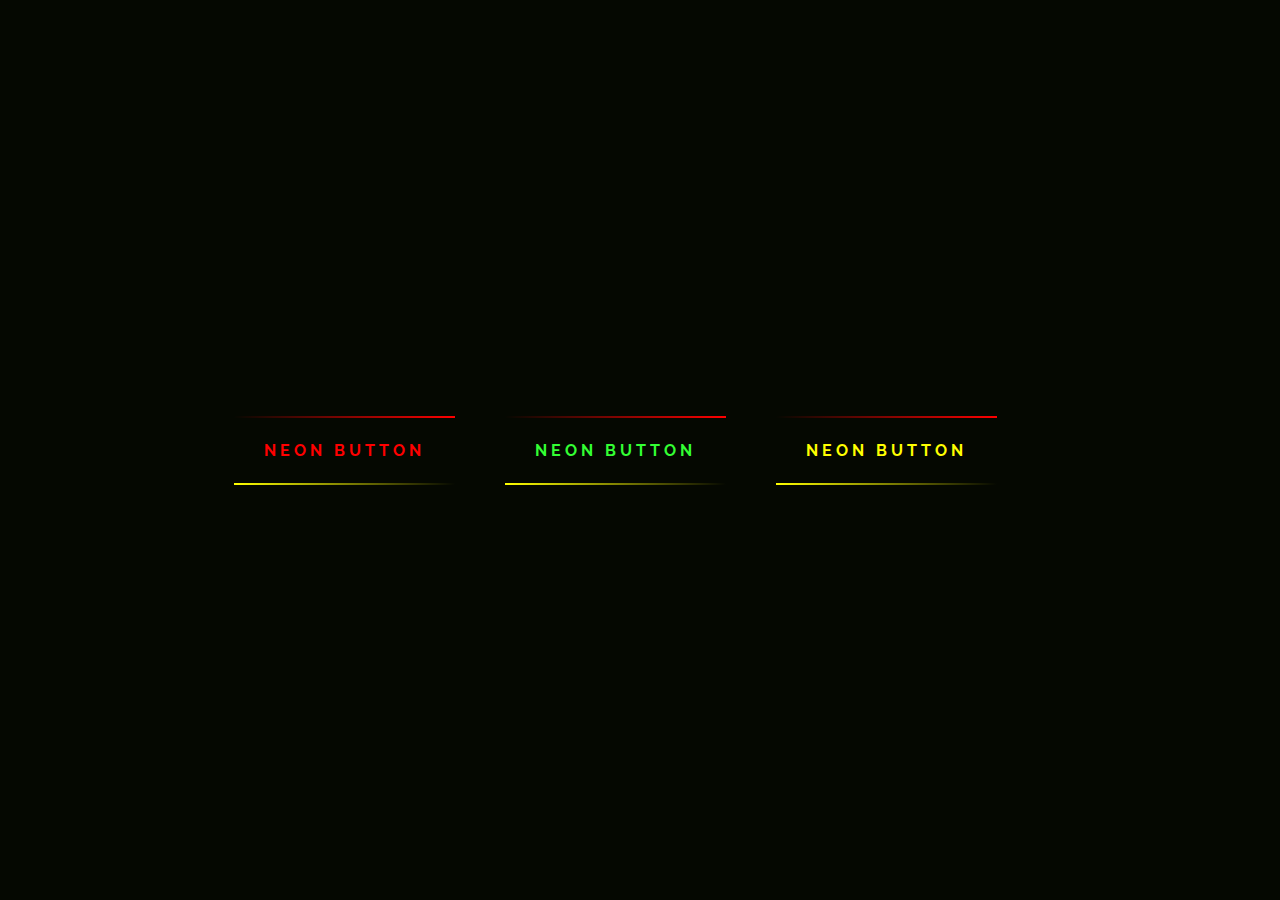
<file: DAY 1- GLOW BUTTON/index.html>
<!DOCTYPE html>
<html lang="en">
  <head>
    <meta charset="UTF-8" />
    <meta http-equiv="X-UA-Compatible" content="IE=edge" />
    <meta name="viewport" content="width=device-width, initial-scale=1.0" />
    <title>Glowing Buttons</title>
    <link rel="stylesheet" href="styles.css" />
  </head>
  <body>
    <a href="#">
      <span></span>
      <span></span>
      <span></span>
      <span></span>
      Neon Button
    </a>

    <a href="#">
      <span></span>
      <span></span>
      <span></span>
      <span></span>
      Neon Button
    </a>

    <a href="#">
      <span></span>
      <span></span>
      <span></span>
      <span></span>
      Neon Button
    </a>
  </body>
</html>
</file>
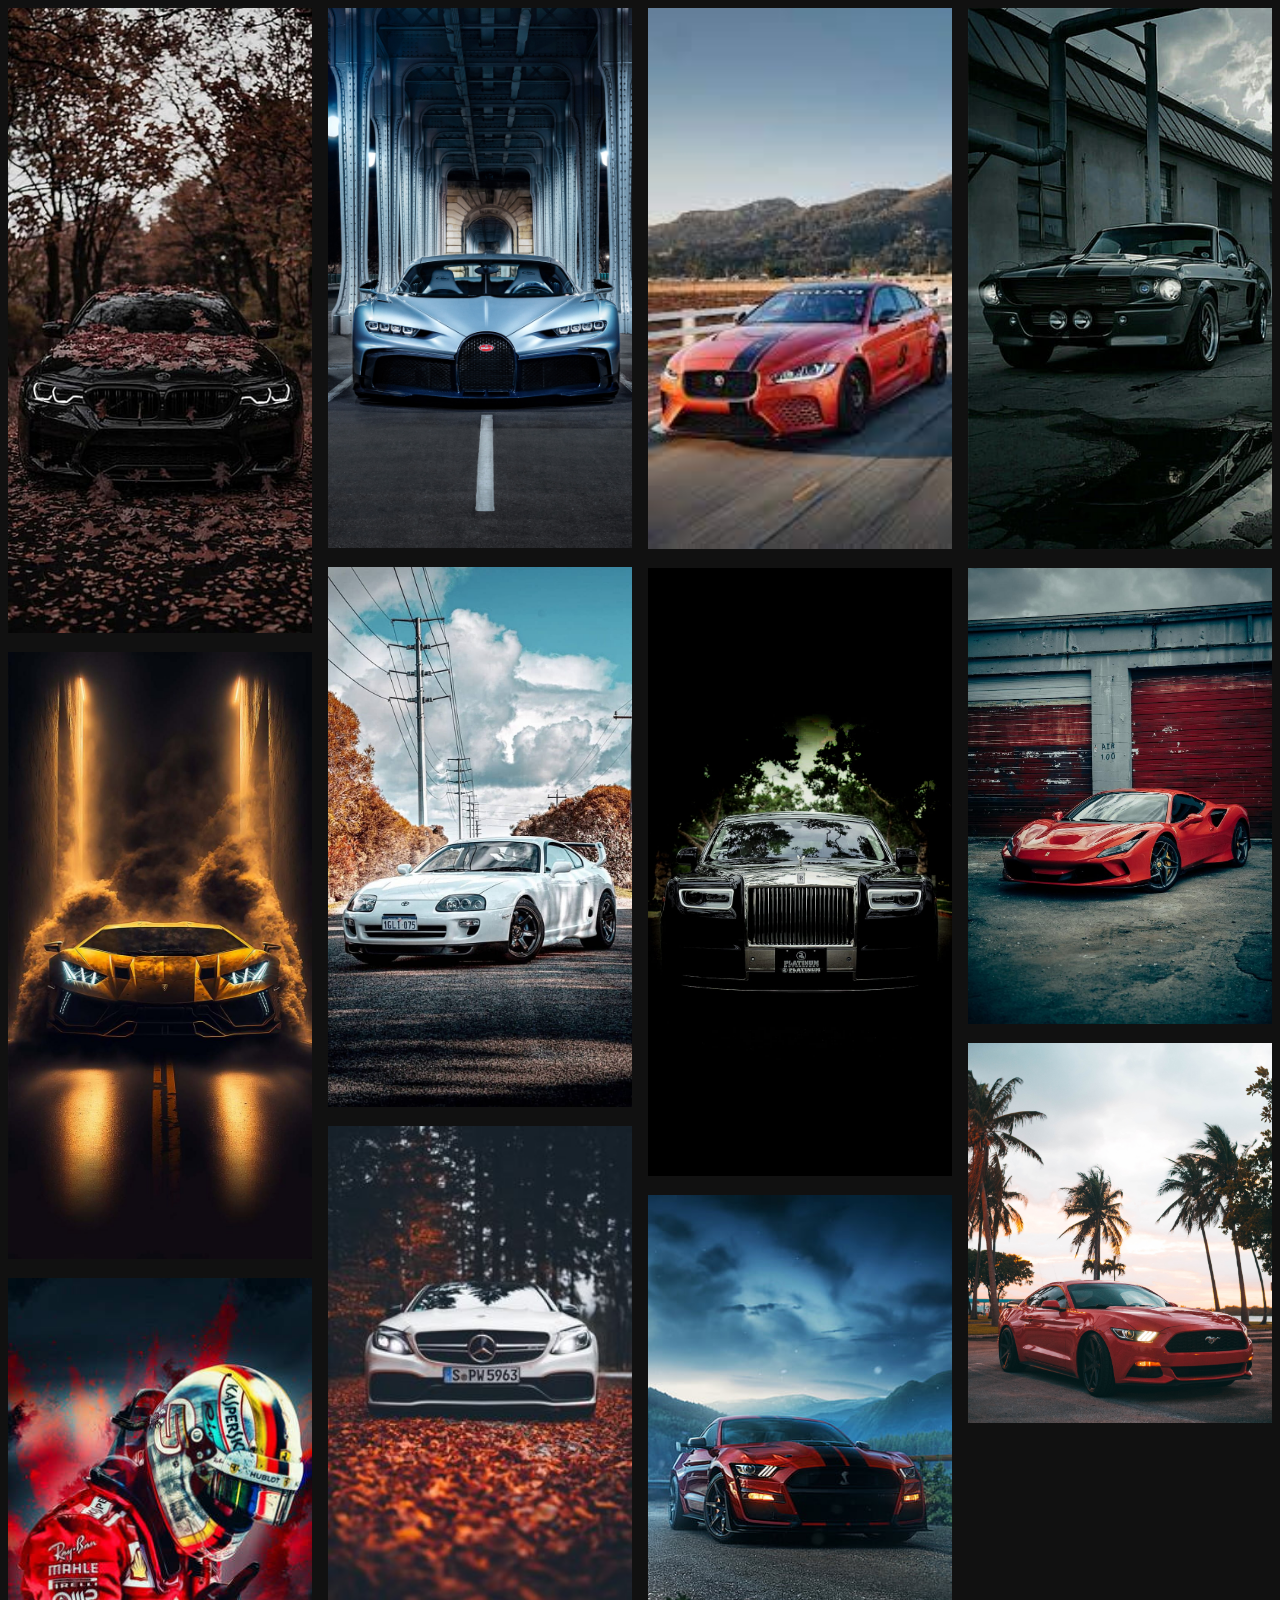
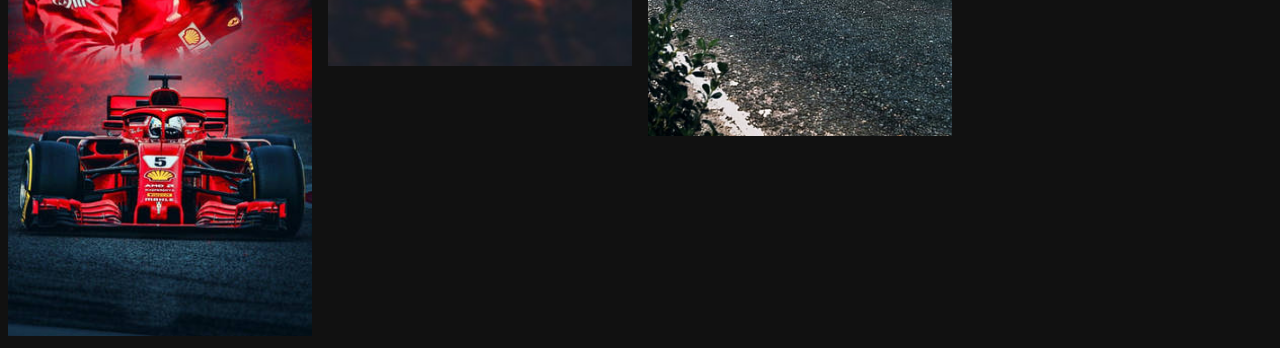
<file: DAY 10- IMAGE GALLARY/index.html>
<!DOCTYPE html>
<html lang="en">
  <head>
    <meta charset="UTF-8" />
    <meta http-equiv="X-UA-Compatible" content="IE=edge" />
    <meta name="viewport" content="width=device-width, initial-scale=1.0" />
    <title>Responsive Image Gallery</title>
    <link rel="stylesheet" href="styles.css" />
  </head>
  <body>
    <section class="photo-grid-container">
      <div class="photo-grid-item">
        <img src="01.jpg" alt="" />
      </div>

      <div class="photo-grid-item">
        <img src="02.jpg" alt="" />
      </div>

      <div class="photo-grid-item">
        <img src="03.jpg" alt="" />
      </div>

      <div class="photo-grid-item">
        <img src="04.jpg" alt="" />
      </div>

      <div class="photo-grid-item">
        <img src="05.jpg" alt="" />
      </div>

      <div class="photo-grid-item">
        <img src="06.jpg" alt="" />
      </div>

      <div class="photo-grid-item">
        <img src="07.jpg" alt="" />
      </div>

      <div class="photo-grid-item">
        <img src="08.jpg" alt="" />
      </div>

      <div class="photo-grid-item">
        <img src="09.jpg" alt="" />
      </div>

      <div class="photo-grid-item">
        <img src="10.jpg" alt="" />
      </div>

      <div class="photo-grid-item">
        <img src="11.jpg" alt="" />
      </div>

      <div class="photo-grid-item">
        <img src="12.jpg" alt="" />
      </div>

    </section>
  </body>
</html>
</file>
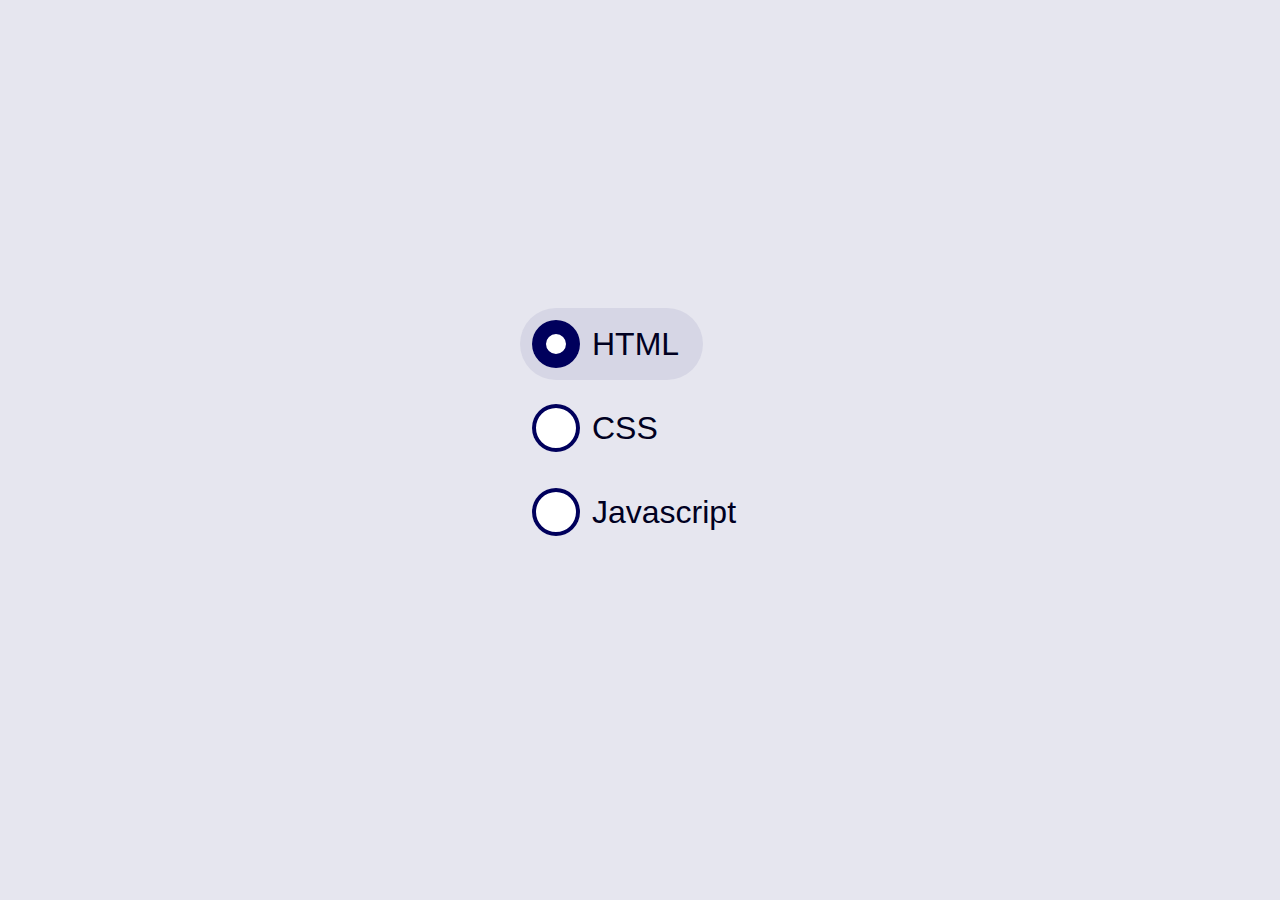
<file: DAY 11- RADIO BUTTON/index.html>
<html lang="en">
  <head>
    <meta charset="UTF-8" />
    <meta http-equiv="X-UA-Compatible" content="IE=edge" />
    <meta name="viewport" content="width=device-width, initial-scale=1.0" />
    <title>Custom Radio Buttons</title>
    <link rel="stylesheet" href="styles.css" />
  </head>
  <body>
    <div class="container">
      <form>
        <label>
          <input type="radio" name="radio" checked />
          <span>HTML</span>
        </label>
        <label>
          <input type="radio" name="radio" />
          <span>CSS</span>
        </label>
        <label>
          <input type="radio" name="radio" />
          <span>Javascript</span>
        </label>
      </form>
    </div>
  </body>
</html>
</file>
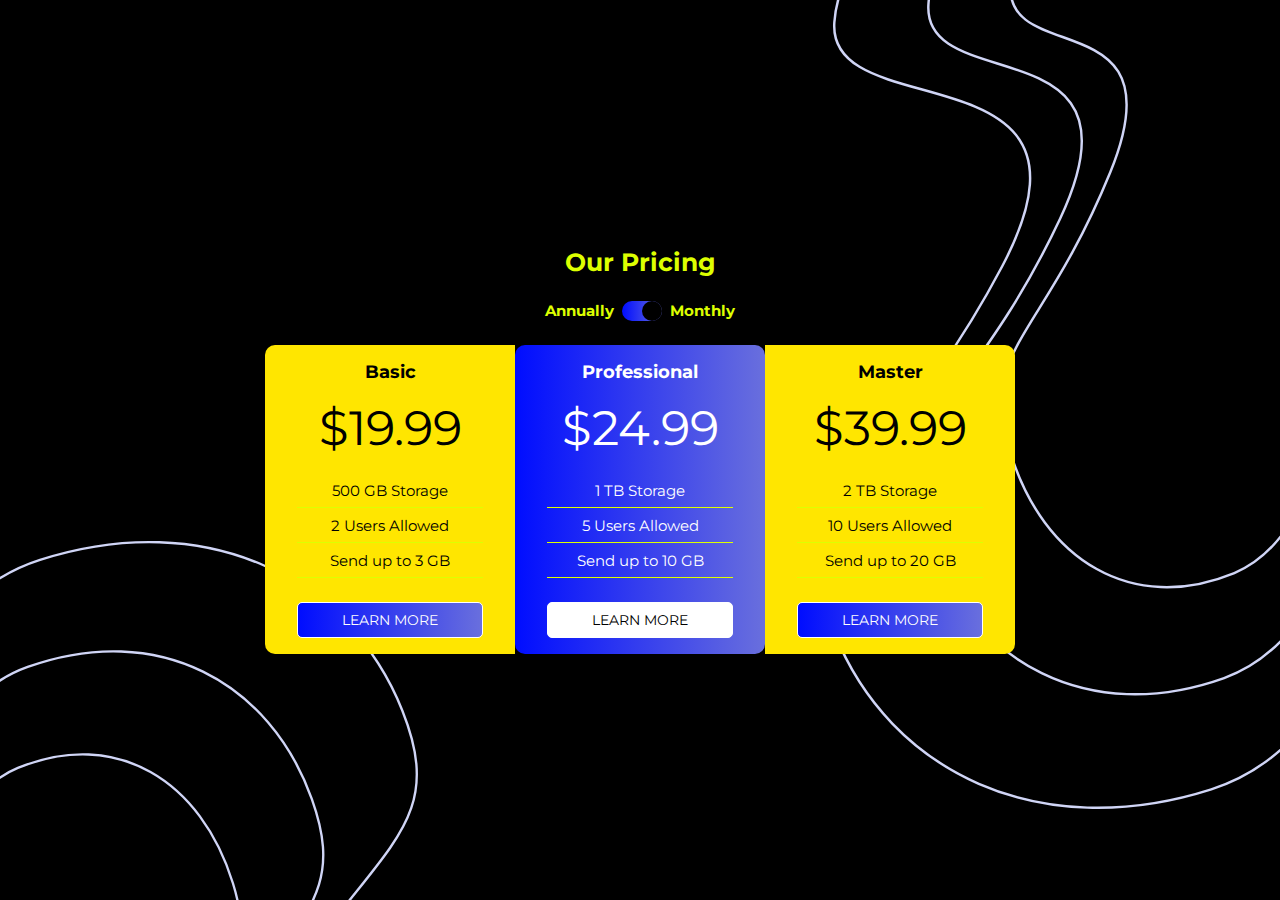
<file: DAY 12- PRICE CARD TABLE/index.html>
<!DOCTYPE html>
<html lang="en">
<head>
  <meta charset="UTF-8">
  <meta name="viewport" content="width=device-width, initial-scale=1.0"> <!-- displays site properly based on user's device -->

  <link rel="icon" type="image/png" sizes="32x32" href="./images/favicon-32x32.png">
  
  <title>Jumanji | Price Cards</title>
  <link rel="stylesheet" type="text/css" href="style/style.css">
</head>
<body>
  <img src="images/bg-top.svg" alt="top ribbon bg image" class="bg-top">
  <img src="images/bg-bottom.svg" alt="bottom ribbon bg image" class="bg-bottom">

  <main>
    <div id="title_part">
      <div class="title">
        <h1>Our Pricing</h1>
      </div>
    </div>

    <div id="option_part">
        <h2>Annually</h2>

        <input type="checkbox" name="checkbox" id="check" checked="" onclick="enable(this)">

        <h2>Monthly</h2>
    </div>
    
    <div id="card_part">

      <div class="card card_1">
        <h3>Basic</h3>
        <p class="month_price">&dollar;19.99</p>
        <p class="annual_price">&dollar;199.99</p>

        <ul class="info">
          <li>500 GB Storage</li>
          <li>2 Users Allowed</li>
          <li>Send up to 3 GB</li>
          <li><button class="btn">Learn More</button></li>
        </ul>
        
      </div>

      <div class="card card_2">
        <h3>Professional</h3>
        <p class="month_price">&dollar;24.99</p>
        <p class="annual_price">&dollar;249.99</p>

        <ul class="info">
          <li>1 TB Storage</li>
          <li>5 Users Allowed</li>
          <li>Send up to 10 GB</li>
          <li><button class="btn">Learn More</button></li>
        </ul>
      </div>

      <div class="card card_3">
        <h3>Master</h3>
        <p class="month_price">&dollar;39.99</p>
        <p class="annual_price">&dollar;399.99</p>

        <ul class="info">
          <li>2 TB Storage</li>
          <li>10 Users Allowed</li>
          <li>Send up to 20 GB</li>
          <li><button class="btn">Learn More</button></li>
        </ul>
      </div>

    </div>
    

  </main>
<script>
      var check = document.getElementById("check"),
          month_price = document.querySelectorAll(".month_price"),
          annual_price = document.querySelectorAll(".annual_price");
      const enable = (e) =>{
        if(e.checked){
           for(let i=0;i<3;i++){
            month_price[i].style.display = "block";
            annual_price[i].style.display = "none";
           }
        }else{
           for(let i=0;i<3;i++){
            month_price[i].style.display = "none";
            annual_price[i].style.display = "block";
           }
        }
      }
      
    </script>
</body>
</html>
</file>
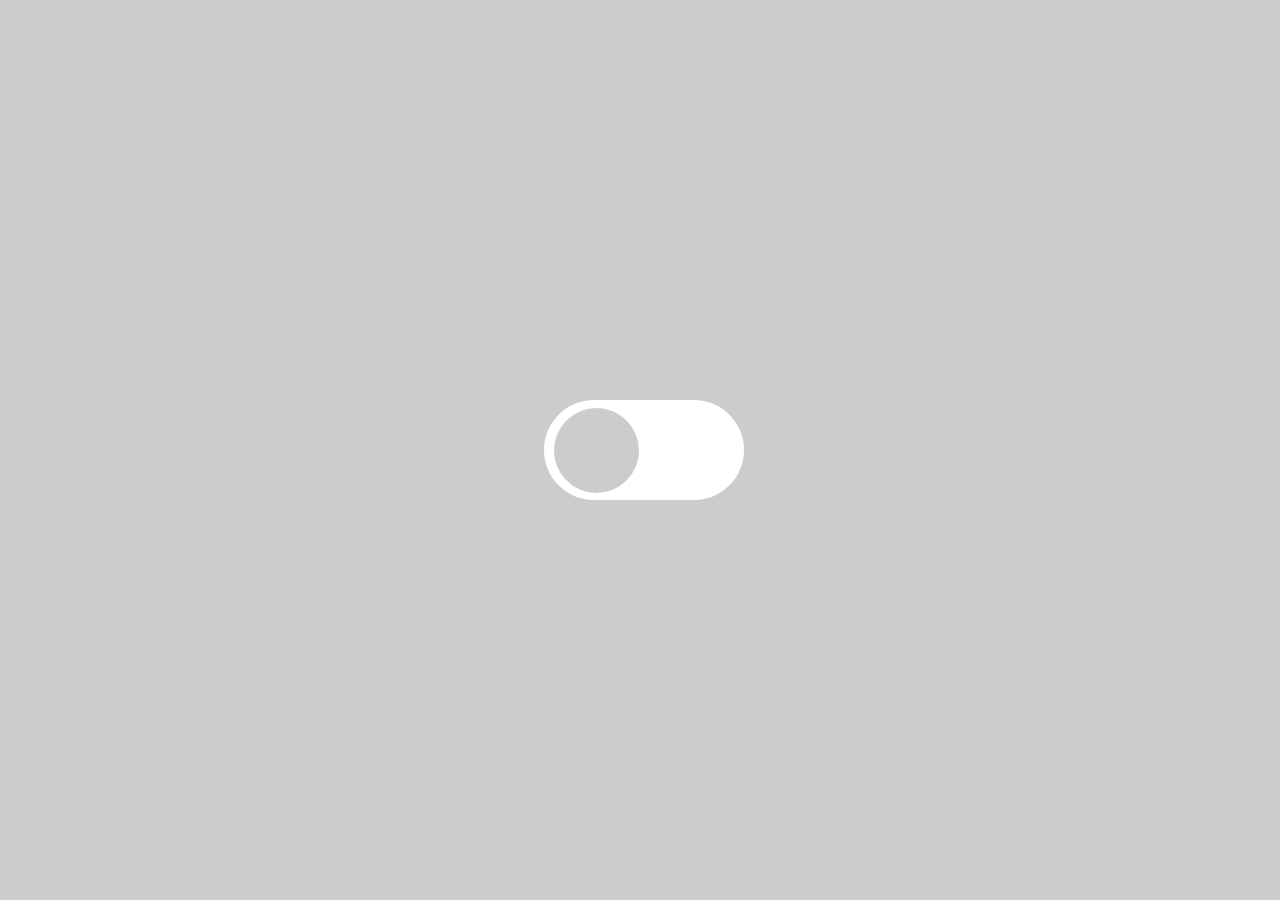
<file: DAY 13- TOGGLE ON AND OFF/index.html>
<!DOCTYPE html>
<html lang="en">
  <head>
    <meta charset="UTF-8" />
    <meta http-equiv="X-UA-Compatible" content="IE=edge" />
    <meta name="viewport" content="width=device-width, initial-scale=1.0" />
    <title>Toggle On/Off</title>
    <link rel="stylesheet" href="styles.css" />
  </head>
  <body>
    <input type="checkbox" id="switch" />
    <label for="switch"></label>
    <div class="s"></div>
    <!-- make the switch independent so it can be rotated opposite to label -->
    <div class="background"></div>
    <!-- need this so css can access the background to change the color -->
  </body>
</html>
</file>
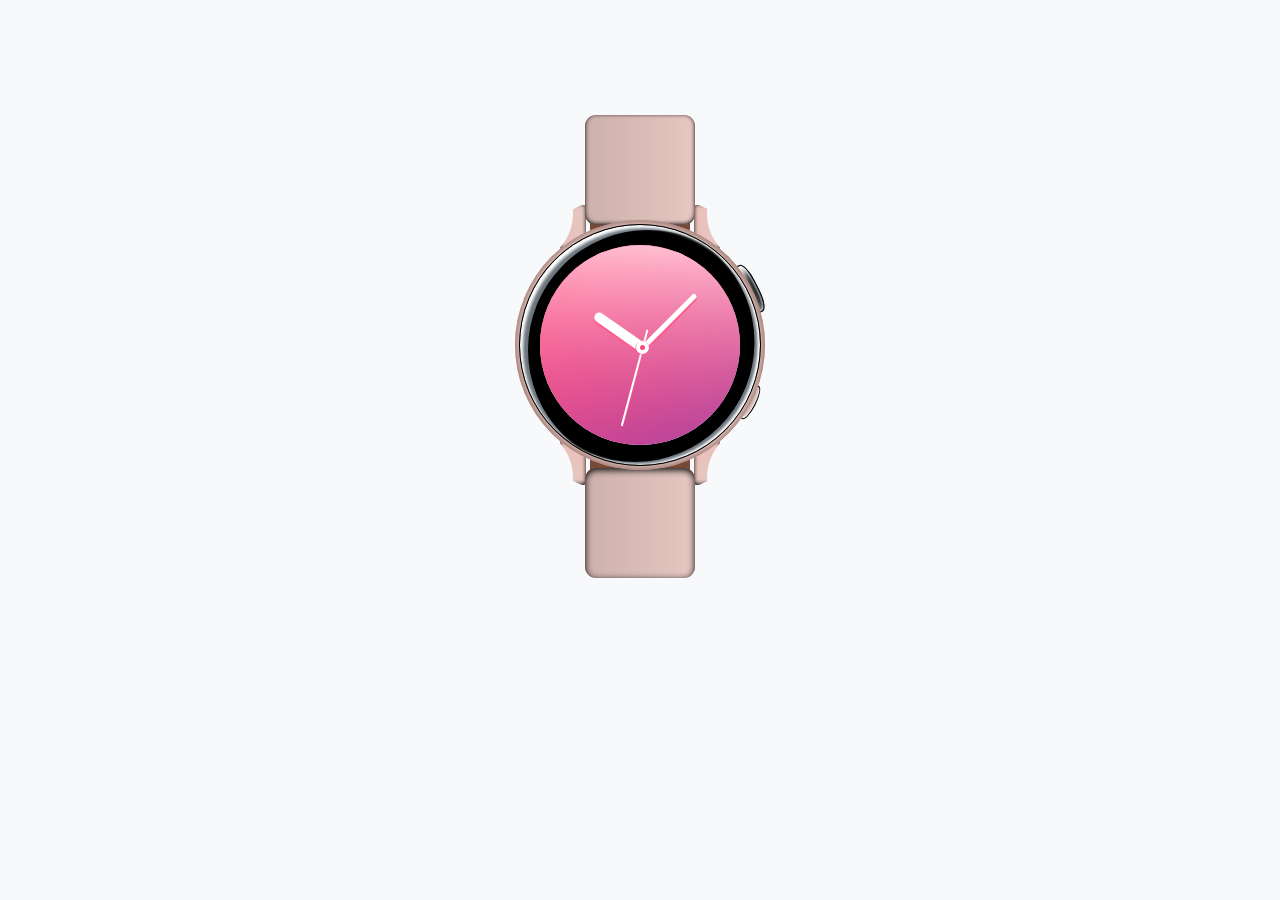
<file: DAY 14- WATCH CLONE/index.html>
<!DOCTYPE html>
<html lang="en">
  <head>
    <meta charset="UTF-8" />
    <meta http-equiv="X-UA-Compatible" content="IE=edge" />
    <meta name="viewport" content="width=device-width, initial-scale=1.0" />
    <title>Samsung Watch Active Clone</title>
    <link rel="stylesheet" href="styles.css" />
  </head>
  <body>
    <div class="main-dial">
      <div class="screen"></div>
      <div class="hands"></div>
      <div class="hand-holder"></div>
      <div class="strap-holder-up-1"></div>
      <div class="circle-hide-11"></div>
      <div class="line-hide-11"></div>
      <div class="strap-holder-up-2"></div>
      <div class="circle-hide-12"></div>
      <div class="line-hide-12"></div>
      <div class="strap-holder-down-1"></div>
      <div class="circle-hide-21"></div>
      <div class="line-hide-21"></div>
      <div class="strap-holder-down-2"></div>
      <div class="circle-hide-22"></div>
      <div class="line-hide-22"></div>
      <div class="strap-1"></div>
      <div class="strap-2"></div>
      <div class="back-strap"></div>
      <div class="button-1"></div>
      <div class="button-hide"></div>
      <div class="button-2"></div>
    </div>
  </body>
</html>
</file>
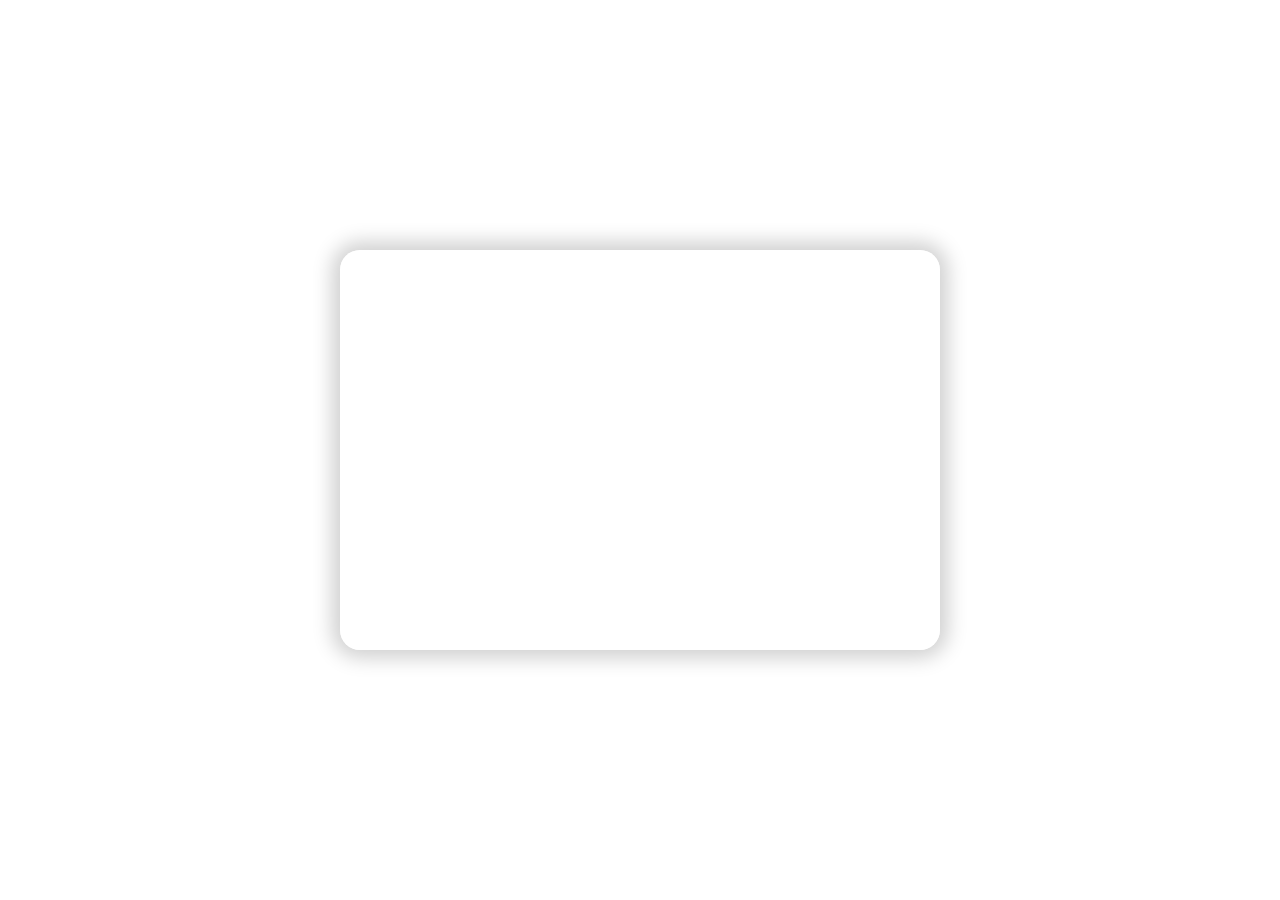
<file: DAY 17 - CARD REVEAL EFFECT/index.html>
<!DOCTYPE html>
<html lang="en">
  <head>
    <meta charset="UTF-8" />
    <meta http-equiv="X-UA-Compatible" content="IE=edge" />
    <meta name="viewport" content="width=device-width, initial-scale=1.0" />
    <title>Card</title>
    <link rel="stylesheet" href="styles.css" />
  </head>
  <body>
    <div class="container">
      <div class="content">
        <h1>ARVIND V</h1>
        <h3>
           I AM CURRENTLY DOING MY THIRD YEARS OF STUDIES IN ENGINEERING. IN FUTURE I WANT TO BECOME AN BUSINESS MAN 
           AND I WANT TO BUY MY OWN PRIVATE PLANE.
        </h3>
      </div>
      <div class="flap"></div>
    </div>
  </body>
</html>
</file>
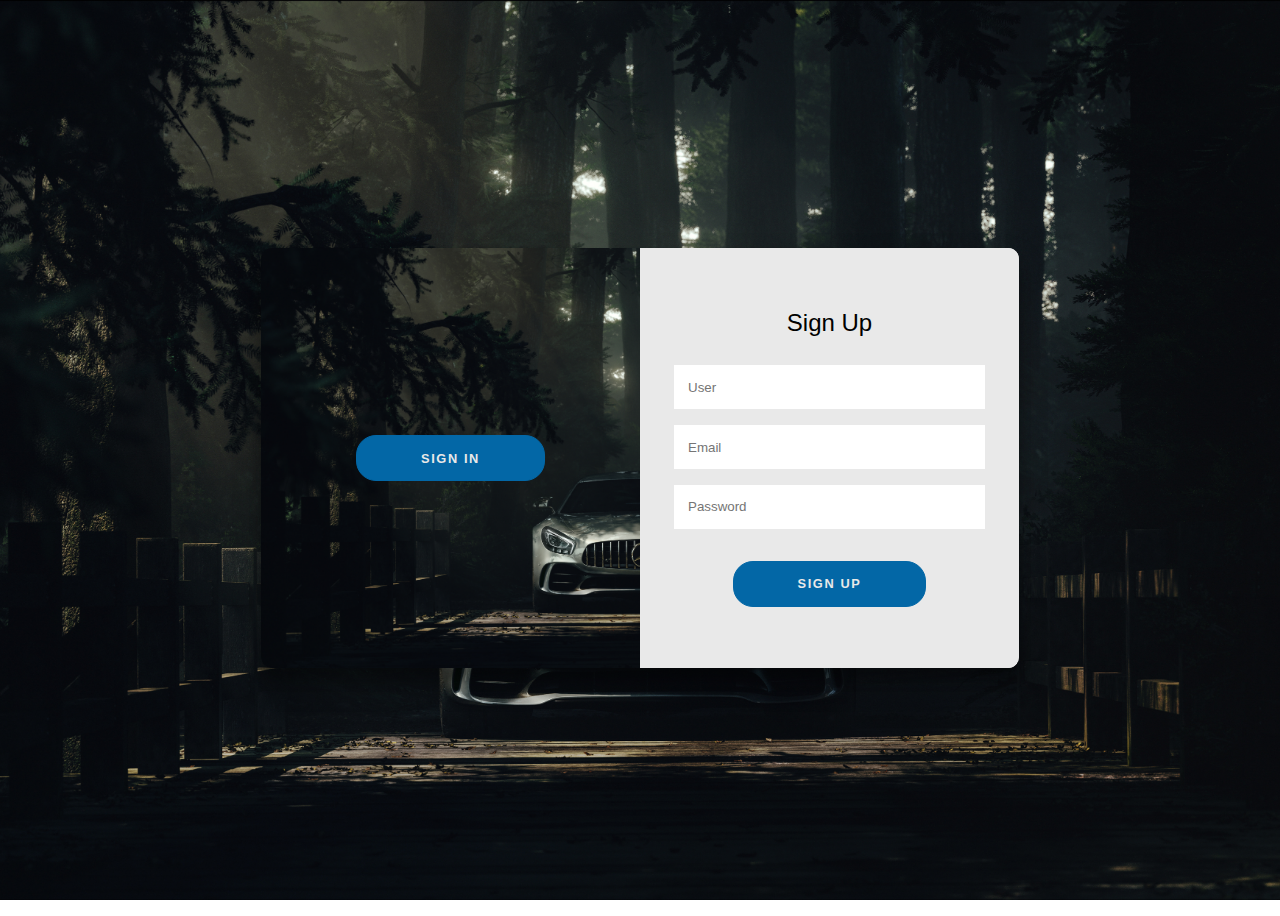
<file: DAY 18- ANIMATED LOGIN & SIGN UP/index.html>
<!DOCTYPE html>
<html lang="en">
  <head>
    <meta charset="UTF-8" />
    <meta http-equiv="X-UA-Compatible" content="IE=edge" />
    <meta name="viewport" content="width=device-width, initial-scale=1.0" />
    <title>Slide Sign In / Sign Up Form</title>
    <link rel="stylesheet" href="styles.css" />
  </head>
  <body>
    <div class="container right-panel-active">
      <!-- Sign Up -->
      <div class="container__form container--signup">
        <form action="#" class="form" id="form1">
          <h2 class="form__title">Sign Up</h2>
          <input type="text" placeholder="User" class="input" />
          <input type="email" placeholder="Email" class="input" />
          <input type="password" placeholder="Password" class="input" />
          <button class="btn">Sign Up</button>
        </form>
      </div>

      <!-- Sign In -->
      <div class="container__form container--signin">
        <form action="#" class="form" id="form2">
          <h2 class="form__title">Sign In</h2>
          <input type="email" placeholder="Email" class="input" />
          <input type="password" placeholder="Password" class="input" />
          <a href="#" class="link">Forgot your password?</a>
          <button class="btn">Sign In</button>
        </form>
      </div>

      <!-- Overlay -->
      <div class="container__overlay">
        <div class="overlay">
          <div class="overlay__panel overlay--left">
            <button class="btn" id="signIn">Sign In</button>
          </div>
          <div class="overlay__panel overlay--right">
            <button class="btn" id="signUp">Sign Up</button>
          </div>
        </div>
      </div>
    </div>
    <script src="script.js"></script>
  </body>
</html>
</file>
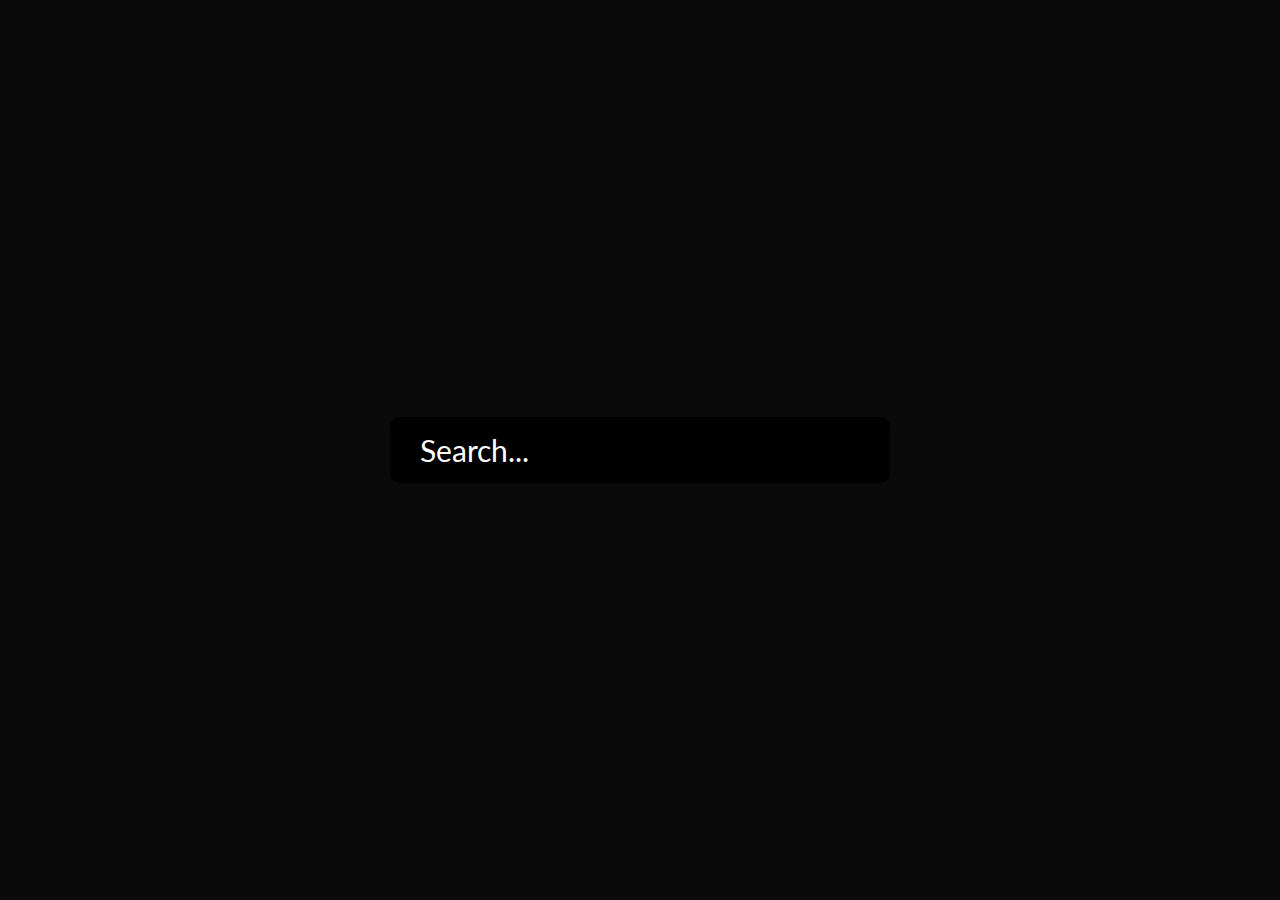
<file: DAY 19- ANIMATED SEARCH BAR/index.html>
<!DOCTYPE html>
<html lang="en">
  <head>
    <meta charset="UTF-8" />
    <meta http-equiv="X-UA-Compatible" content="IE=edge" />
    <meta name="viewport" content="width=device-width, initial-scale=1.0" />
    <title>Search Box with animation</title>
    <link
      rel="stylesheet"
      href="https://cdnjs.cloudflare.com/ajax/libs/font-awesome/5.15.3/css/all.min.css"
      integrity="sha512-iBBXm8fW90+nuLcSKlbmrPcLa0OT92xO1BIsZ+ywDWZCvqsWgccV3gFoRBv0z+8dLJgyAHIhR35VZc2oM/gI1w=="
      crossorigin="anonymous"
    />
    <link rel="stylesheet" href="styles.css" />
  </head>
  <body>
    <div id="search">
      <input id="input" placeholder="Search..." />
      <button id="button">
        <i class="fa fa-search"></i>
      </button>
      <div class="spinner"><i class="fa fa-spinner"></i></div>
    </div>

    <script src="script.js"></script>
  </body>
</html>
</file>
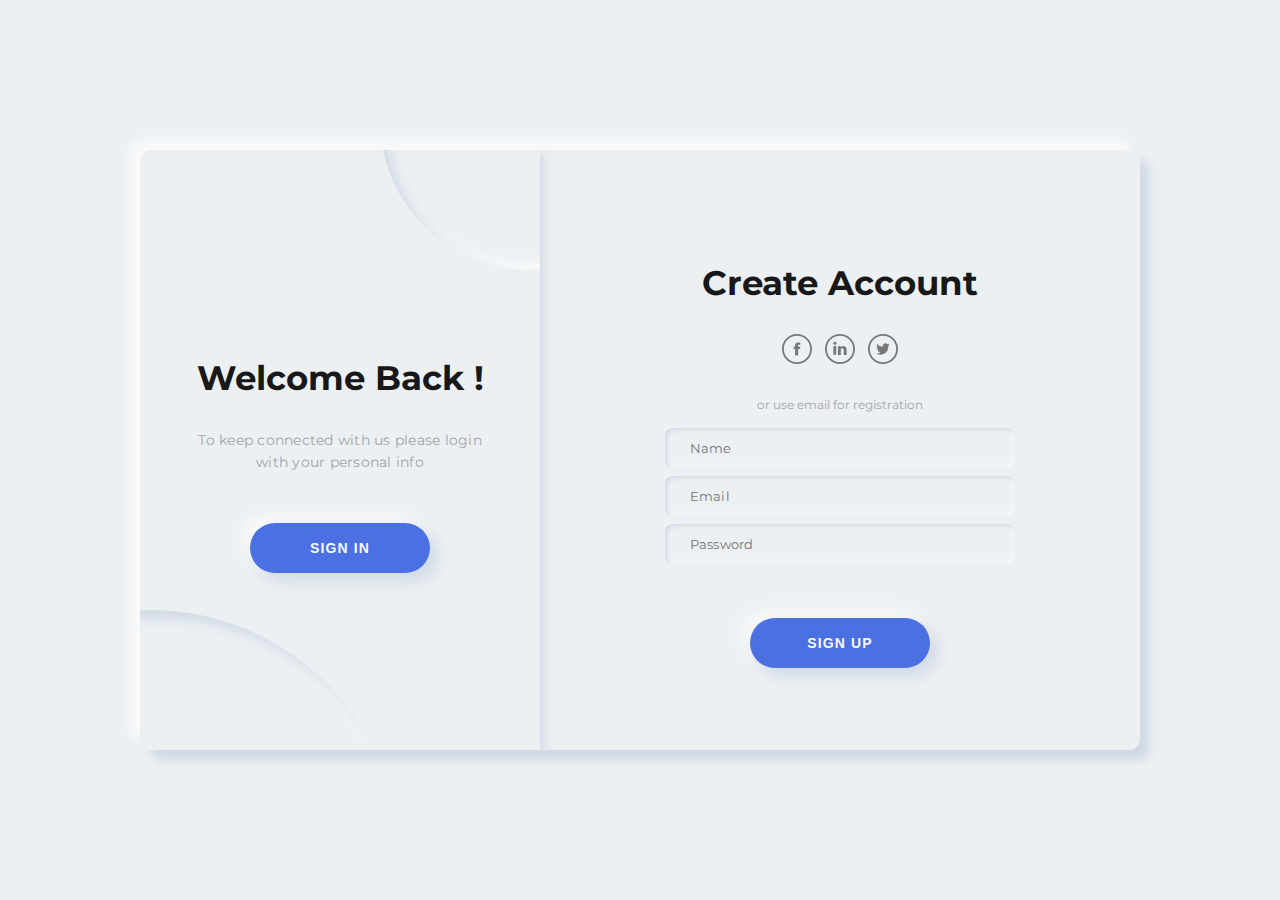
<file: DAY 2 - LOGIN FORM/index.html>
<!DOCTYPE html>
<html lang="en">
  <head>
    <meta charset="UTF-8" />
    <meta http-equiv="X-UA-Compatible" content="IE=edge" />
    <meta name="viewport" content="width=device-width, initial-scale=1.0" />
    <title>Neumorphism Login Form</title>
    <link rel="stylesheet" href="styles.css" />
  </head>
  <body>
    <div class="main">
      <div class="container a-container" id="a-container">
        <form class="form" id="a-form" method="" action="">
          <h2 class="title">Create Account</h2>
          <div class="form__icons">
            <img class="form__icon" src="svg/fb.svg" alt="" />
            <img class="form__icon" src="svg/linkedin.svg" />
            <img class="form__icon" src="svg/twitter.svg" />
          </div>
          <span class="form__span">or use email for registration</span>
          <input class="form__input" type="text" placeholder="Name" />
          <input class="form__input" type="text" placeholder="Email" />
          <input class="form__input" type="password" placeholder="Password" />
          <button class="button submit">SIGN UP</button>
        </form>
      </div>

      <div class="container b-container" id="b-container">
        <form class="form" id="b-form" method="" action="">
          <h2 class="title">Sign in to Website</h2>
          <div class="form__icons">
            <img class="form__icon" src="svg/fb.svg" alt="" />
            <img class="form__icon" src="svg/linkedin.svg" />
            <img class="form__icon" src="svg/twitter.svg" />
          </div>
          <span class="form__span">or use your email account</span>
          <input class="form__input" type="text" placeholder="Email" />
          <input class="form__input" type="password" placeholder="Password" />
          <a class="form__link">Forgot your password?</a>
          <button class="button submit">SIGN IN</button>
        </form>
      </div>

      <div class="switch" id="switch-cnt">
        <div class="switch__circle"></div>
        <div class="switch__circle switch__circle--t"></div>
        <div class="switch__container" id="switch-c1">
          <h2 class="title">Welcome Back !</h2>
          <p class="description">To keep connected with us please login with your personal info</p>
          <button class="switch__button button switch-btn">SIGN IN</button>
        </div>
        <div class="switch__container is-hidden" id="switch-c2">
          <h2 class="switch__title title">Hello Friend !</h2>
          <p class="description">Enter your personal details and start journey with us</p>
          <button class="switch__button button switch-btn">SIGN UP</button>
        </div>
      </div>
    </div>
    <script src="script.js"></script>
  </body>
</html>
</file>
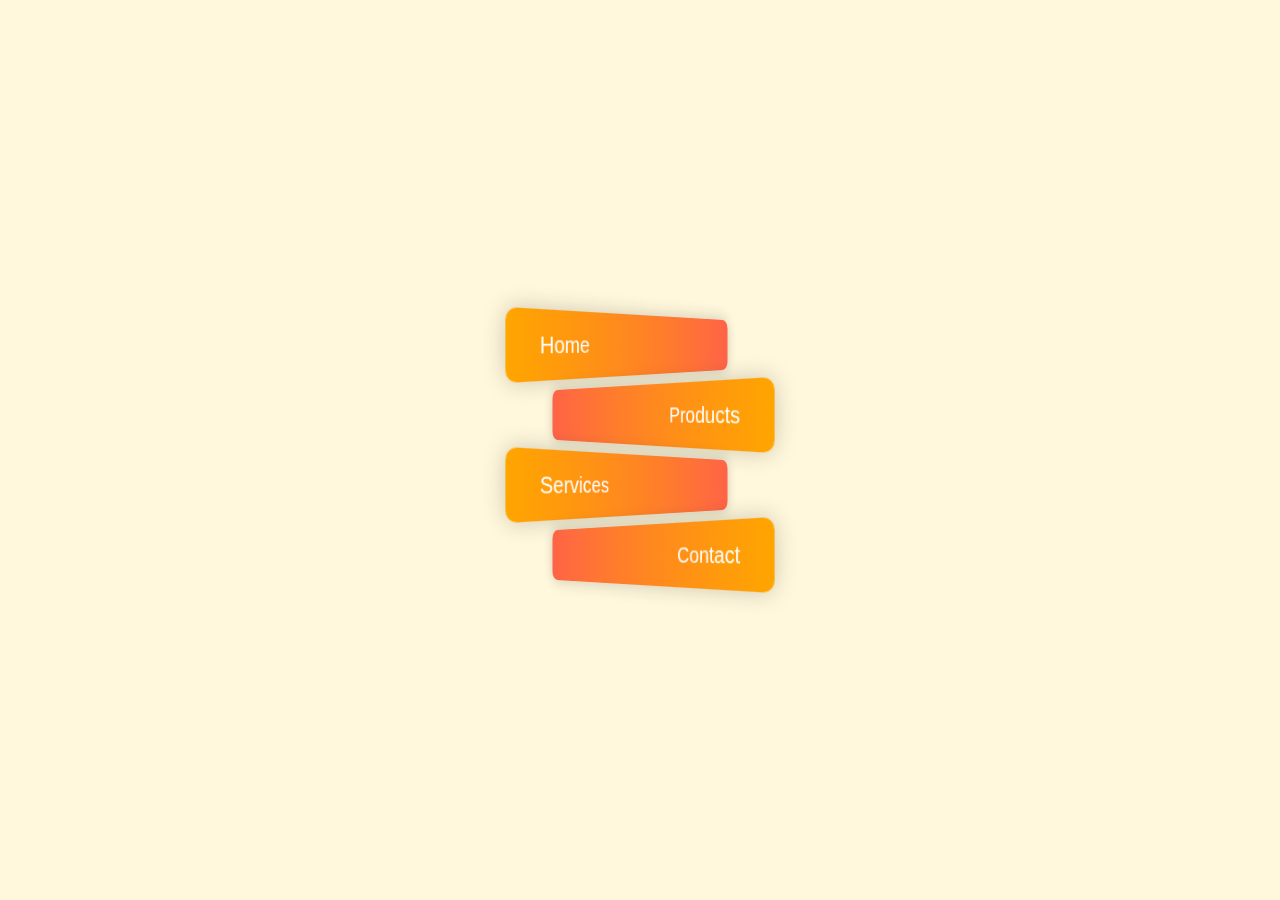
<file: DAY 21 3D BUTTON/index.html>
<!DOCTYPE html>
<html lang="en">
  <head>
    <meta charset="UTF-8" />
    <meta http-equiv="X-UA-Compatible" content="IE=edge" />
    <meta name="viewport" content="width=device-width, initial-scale=1.0" />
    <title>Hover Effect</title>
    <link rel="stylesheet" href="styles.css" />
  </head>
  <body>
    <ul>
      <li>home</li>
      <li>products</li>
      <li>services</li>
      <li>contact</li>
    </ul>
  </body>
</html>
</file>
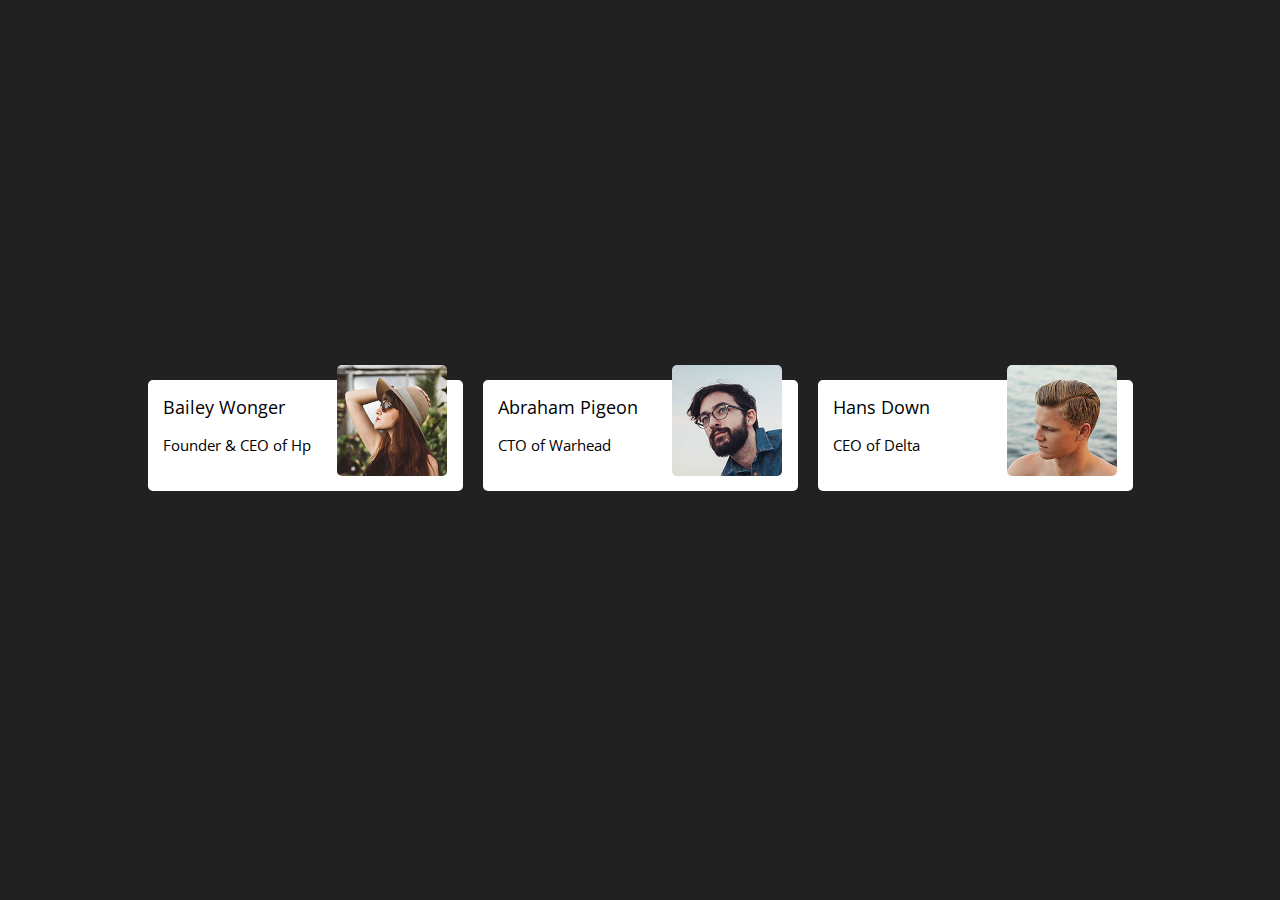
<file: DAY 22- PROFILE CARD/index.html>
<!DOCTYPE html>
<html lang="en">
  <head>
    <meta charset="UTF-8" />
    <meta http-equiv="X-UA-Compatible" content="IE=edge" />
    <meta name="viewport" content="width=device-width, initial-scale=1.0" />
    <title>Profile Card</title>
    <link rel="stylesheet" href="styles.css" />
  </head>
  <body>
    <figure class="card">
      <img src="images/person1.jpg" alt="person1" />
      <figcaption>
        <h3>Bailey Wonger</h3>
        <div class="icons">
          <a href="#"><i class="ion-social-twitter"></i></a>
          <a href="#"> <i class="ion-social-instagram-outline"></i></a>
          <a href="#"> <i class="ion-social-github"></i></a>
          <p>Founder & CEO of Hp</p>
        </div>
      </figcaption>
    </figure>

    <figure class="card">
      <img src="images/person2.jpg" alt="profile-sample5" />
      <figcaption>
        <h3>Abraham Pigeon</h3>
        <div class="icons">
          <a href="#"><i class="ion-social-twitter"></i></a>
          <a href="#"> <i class="ion-social-instagram-outline"></i></a>
          <a href="#"> <i class="ion-social-github"></i></a>
          <p>CTO of Warhead</p>
        </div>
      </figcaption>
    </figure>
    <figure class="card">
      <img src="images/person3.jpg" alt="profile-sample4" />
      <figcaption>
        <h3>Hans Down</h3>
        <div class="icons">
          <a href="#"><i class="ion-social-twitter"></i></a>
          <a href="#"> <i class="ion-social-instagram-outline"></i></a>
          <a href="#"> <i class="ion-social-github"></i></a>
          <p>CEO of Delta</p>
        </div>
      </figcaption>
    </figure>
  </body>
</html>
</file>
<file: DAY 1- GLOW BUTTON/styles.css>
@import url('https://fonts.googleapis.com/css2?family=Raleway:wght@400;700&display=swap');
* {
  margin: 0;
  padding: 0;
  box-sizing: border-box;
}
body {
  display: flex;
  justify-content: center;
  align-items: center;
  height: 100vh;
  background: #050801;
  font-family: 'Raleway', sans-serif;
  font-weight: bold;
}
a {
  position: relative;
  display: inline-block;
  padding: 25px 30px;
  margin: 40px 0;
  text-decoration: none;
  text-transform: uppercase;
  transition: 0.5s;
  letter-spacing: 4px;
  overflow: hidden;
  margin-right: 50px;
}
a:nth-child(1) {
  color: red;
}
a:nth-child(2) {
  color: #3F3;
}
a:nth-child(3) {
  color: yellow;
}
a:hover {
  color: #050801;
}
a:nth-child(1):hover {
  background: linear-gradient(45deg, red, red);
  box-shadow: 0 0 5px red, 0 0 25px red, 0 0 50px red, 0 0 200px red;
}
a:nth-child(2):hover {
  background: linear-gradient(45deg, #3F3, #3F3);
  box-shadow: 0 0 5px #3F3, 0 0 25px #3F3, 0 0 50px #3F3, 0 0 200px #3F3;
}
a:nth-child(3):hover {
  background: linear-gradient(45deg, yellow, yellow);
  box-shadow: 0 0 5px yellow, 0 0 25px yellow, 0 0 50px yellow, 0 0 200px yellow;
}
a span {
  position: absolute;
  display: block;
}
a span:nth-child(1) {
  top: 0;
  left: 0;
  width: 100%;
  height: 2px;
  background: linear-gradient(90deg, transparent, red);
  animation: animate1 1s linear infinite;
}
@keyframes animate1 {
  0% {
    left: -100%;
  }
  50%, 100% {
    left: 100%;
  }
}
a span:nth-child(2) {
  top: -100%;
  right: 0;
  width: 2px;
  height: 100%;
  background: linear-gradient(180deg, transparent, #3F3);
  animation: animate2 1s linear infinite;
  animation-delay: 0.25s;
}
@keyframes animate2 {
  0% {
    top: -100%;
  }
  50%, 100% {
    top: 100%;
  }
}
a span:nth-child(3) {
  bottom: 0;
  right: 0;
  width: 100%;
  height: 2px;
  background: linear-gradient(270deg, transparent, yellow);
  animation: animate3 1s linear infinite;
  animation-delay: 0.5s;
}
@keyframes animate3 {
  0% {
    right: -100%;
  }
  50%, 100% {
    right: 100%;
  }
}
</file>
<file: DAY 10- IMAGE GALLARY/styles.css>
body {
    background: #111;
  }
  
  img {
    width: 100%;
  }
  .photo-grid-container {
    column-count: 5;
    column-width: 300px;
  }
  .photo-grid-item {
    margin: 0 auto 15px;
    max-width: 400px;
    width: 100%;
  }
</file>
<file: DAY 11- RADIO BUTTON/styles.css>
*,
*:after,
*:before {
  box-sizing: border-box;
}
body {
  font-family: 'Inter', sans-serif;
  color: #000021;
  font-size: calc(1em + 1.25vw);
  background-color: #e6e6ef;
}

.container {
  position: absolute;
  top: 0;
  left: 0;
  right: 0;
  bottom: 0;
  width: 100%;
  display: flex;
  justify-content: center;
  align-items: center;
  padding: 20px;
}

form {
  display: flex;
  flex-wrap: wrap;
  flex-direction: column;
}
label {
  display: flex;
  cursor: pointer;
  font-weight: 500;
  position: relative;
  overflow: hidden;
  margin-bottom: 0.375em;
  /* Accessible outline */
  /* Remove comment to use */
  /* &:focus-within {
        outline: .125em solid $primary-color;
   }
    */
}
label input {
  position: absolute;
  left: -9999px;
}
label input:checked + span {
  background-color: #d6d6e5;
}
label input:checked + span:before {
  box-shadow: inset 0 0 0 0.4375em #00005c;
}
label span {
  display: flex;
  align-items: center;
  padding: 0.375em 0.75em 0.375em 0.375em;
  border-radius: 99em;
  transition: 0.25s ease;
}
label span:hover {
  background-color: #d6d6e5;
}
label span:before {
  display: flex;
  flex-shrink: 0;
  content: '';
  background-color: #fff;
  width: 1.5em;
  height: 1.5em;
  border-radius: 50%;
  margin-right: 0.375em;
  transition: 0.25s ease;
  box-shadow: inset 0 0 0 0.125em #00005c;
}
</file>
<file: DAY 12- PRICE CARD TABLE/style/style.css>
@import url('https://fonts.googleapis.com/css2?family=Montserrat:wght@700&display=swap');

:root{

	--Linear-Gradient: linear-gradient(90deg, hsl(237, 100%, 50%), hsl(237, 63%, 64%));

	--Very-Light-Grayish-Blue: hsl(0, 0%, 0%);
	--Light-Grayish-Blue: hsl(68, 100%, 50%);
	--Grayish-Blue: hsl(68, 100%, 50%);
	--Dark-Grayish-Blue: hsl(0, 0%, 0%);
}

*{
	margin: 0;
	padding: 0;
	box-sizing: border-box;
	font-family: "Montserrat";
}
body{
	background: var(--Very-Light-Grayish-Blue);
	height: 100vh;
	width: 100%;
	display: flex;
	flex-direction: column;
	align-items: center;
	align-content: center;
	position: relative;
}
main{
	margin: auto;
}

.bg-top{
	position: absolute;
	top: 0;
	right: 0;
	height: 90%;
	
}
.bg-bottom{
	position: absolute;
	bottom: 0;
	left: 0;
	height: 40%;
	
}

#title_part .title h1{
	font-size: 25px;
	color: var(--Grayish-Blue);
	text-align: center;
}

#option_part{
	margin-top: 1.5rem;
	display: flex;
	align-items: center;
	align-content: center;
	justify-content: center;
	text-align: center;

}

#option_part h2{
	font-size: 15px;
	color: var(--Light-Grayish-Blue);

}

input[type="checkbox"]{
	margin: 0 0.5rem 0 0.5rem;
	width: 40px;
	height: 20px;
	outline: none;
	-webkit-appearance: none;
	cursor: pointer;
	background: var(--Linear-Gradient);
	border-radius: 20px;
	position: relative;
	transition: .5s;
}

input[type="checkbox"]:before{
	content: "";
	position: absolute;
	top: 0;
	left: 0%;
	background-color: #000000;
	width: 20px;
	height: 20px;
	border: none;
	border-radius: 25px;
	transition: .5s;
}
	

input:checked[type="checkbox"]:before{
	left: 50%;
}

.annual_price{
	display: none;
}
#card_part{
	display: flex;
	align-items: center;
	align-content: center;
	text-align: center;
}

.card{
	margin-top: 1.5rem;
	width: 250px;
	background: #ffe600;
	padding: 1rem 2rem;
	border-radius: 10px;
	
	z-index: 1000000!important;
}
.card:nth-child(1){
	border-radius: 10px 0 0 10px;
}
.card:nth-child(3){
	border-radius: 0 10px 10px 0;
}

.card h3{
	color: var(--Dark-Grayish-Blue);
	font-size: 18px;
	margin-bottom: 1rem;
}
.card p{
	font-size: 3rem;
	
	
}
.card .info{
	margin-top: 0.5rem;
	width: 100%;

}
.card .info li{
	list-style-type: none;
	padding-top: 1rem;
	font-size: 15px;
	position: relative;
}

.card .info li:not(:nth-child(4)):after{
	content: "";
	position: absolute;
	top: 120%;
	left: 0;
	background: var(--Light-Grayish-Blue);
	width: 100%;
	height: 1px;

}

.btn{
	margin-top: 1rem;
	border: 1px solid #fff;
	background: var(--Linear-Gradient);
	color: white;
	width: 100%;
	font-size: 14px;
	border-radius: 5px;
	text-transform: uppercase;
	text-align: center;
	padding: 0.5rem 1rem;
	cursor: pointer;
	transition: all 0.4s linear;
}
.btn:hover{
	background: transparent;
	color: var(--Dark-Grayish-Blue);
	border: 1px solid var(--Dark-Grayish-Blue);
}

.card_2{
	background: var(--Linear-Gradient);
	color: white;
	min-height: 300px;
}
.card_2 h3{
	color: white;
}
.card_2 .btn{
	background: #fff;
	color: var(--Dark-Grayish-Blue);
}
.card_2 .btn:hover{
	background: transparent;
	color: #fff;
	border-color: #fff;
}
#footer{
	margin-top: 1.5rem;
	text-align: center;
}
#footer small a{
	text-decoration: none;
	color: var(--Light-Grayish-Blue);
	font-size: 18px;
	transition: 0.2s;
}
#footer small a:hover{
	color: var(--Dark-Grayish-Blue);
}

@media (max-width: 800px){
	body{
		display: block;
		padding-top: 2rem;
	}
	#card_part{
		flex-direction: column;
	}
	.bg-top{
		height: 50%;
		width: 30%;
	}
	.bg-bottom{
		display: none;
	}
	#footer{
		padding-bottom: 1rem;
	}
}
</file>
<file: DAY 13- TOGGLE ON AND OFF/styles.css>
/* insipration this dribble: https://dribbble.com/shots/5041745-Switcher , mine only rotates switch one way as i'm using CSS only */
/* no margin so the background is shown full page */
html,
body {
  margin: 0 auto;
}
body {
  display: flex;
  justify-content: center;
  align-items: center;
  height: 100vh;
}
/* a background used instead of body to change background color */
.background {
  position: absolute;
  width: 100vw;
  height: 100vh;
  background: #ccc;
  z-index: -1;
  transition: all 0.5s;
}
input[type='checkbox'] {
  height: 0;
  width: 0;
  visibility: hidden;
}
label {
  cursor: pointer;
  text-indent: -9999px;
  width: 200px;
  height: 100px;
  background: #fff;
  display: block;
  border-radius: 100px;
  position: relative;
  transition: all 0.5s;
}
/* a dummy div that allows it to rotate opposite to the label, normally this would be in label:after */
.s {
  position: absolute;
  right: 50.1vw;
  width: 85px;
  height: 85px;
  background: #ccc;
  border-radius: 90px;
  transition: 0.5s;
  transform-origin: 105% 50%;
  pointer-events: none;
}
/* label rotates clockwise */
input:checked + label {
  transform: rotate(180deg);
}
/* dummy switch goes anti-clockwise */
input:checked ~ .s {
  transform: rotate(-180deg);
  background: #00c801;
}
/* can't change the body here so this is why background was created */
input:checked ~ .background {
  background: #00c801;
}
</file>
<file: DAY 14- WATCH CLONE/styles.css>
body {
  background: #f8f9fa;
}
.main-dial {
  position: relative;
  margin: auto;
  margin-top: 220px;
  background: #f2d1cb;
  height: 250px;
  width: 250px;
  border-radius: 50%;
  box-shadow: inset 2px -2px 8px #997771, inset -2px 2px 8px #997771;
}
.main-dial::before {
  content: '';
  position: absolute;
  margin: auto;
  top: 4px;
  left: 4px;
  background: black;
  height: 240px;
  width: 240px;
  border: 1px solid black;
  border-radius: 50%;
  box-shadow: inset 3px 3px 3px white, inset 8px 5px #6c757d, inset -2.5px -1px 2.5px white,
    inset -5.5px -3px #6c757d;
}

.main-dial::after {
  content: '';
  position: absolute;
  margin: auto;
  top: 25px;
  left: 25px;
  background: white;
  height: 200px;
  width: 200px;
  border-radius: 50%;
}
.screen {
  position: absolute;
  width: 200px;
  height: 200px;
  background: linear-gradient(135deg, #ff477e, #ac46a1);
  border-radius: 50%;
  top: 10%;
  left: 10%;
  z-index: 1;
}
.screen::before {
  content: '';
  position: absolute;
  width: 200px;
  height: 200px;
  background: linear-gradient(5deg, #ff5c8a, #ffc2d4);
  -webkit-mask: linear-gradient(#fff, transparent);
  mask: linear-gradient(#fff, transparent);
  border-radius: 50%;
  top: 0%;
  left: 0%;
  z-index: 1;
}
.hands {
  position: absolute;
  height: 80px;
  width: 5px;
  background: white;
  top: 25%;
  left: 60%;
  border-radius: 50px;
  transform: rotate(45deg);
  box-shadow: 2px 2px 1px #ff5c8a;
  z-index: 2;
}

.hands::before {
  content: '';
  position: absolute;
  height: 60px;
  width: 10px;
  background: white;
  bottom: -38%;
  right: 500%;
  border-radius: 50px;
  box-shadow: -2px 2px 1px #ff5c8a;
  transform: rotate(-100deg);
  z-index: 2;
}
.hands::after {
  content: '';
  position: absolute;
  height: 100px;
  width: 2px;
  background: white;
  top: 65%;
  left: 330%;
  border-radius: 50px;
  box-shadow: -0.5px 0.5px 1px #ff5c8a;
  transform: rotate(150deg);
  z-index: 2;
}
.hand-holder {
  position: absolute;
  height: 13px;
  width: 13px;
  top: 48.5%;
  left: 48.5%;
  background: white;
  border-radius: 50%;
  box-shadow: 0.5px 0.5px 0.5px #ff5c8a, -0.5px 0.5px 0.5px #ff5c8a;
  z-index: 3;
}

.hand-holder::after {
  content: '';
  position: absolute;
  height: 5px;
  width: 5px;
  border-radius: 50%;
  background: #ff477e;
  top: 30%;
  left: 30%;
}
.strap-1 {
  position: absolute;
  width: 110px;
  height: 110px;
  top: 99%;
  left: 28%;
  background: linear-gradient(to right, #ccb0ab, #e6c7c2);
  border-radius: 10%;
  z-index: -1;
  box-shadow: inset 0 2px 7px #000;
}
.strap-2 {
  position: absolute;
  width: 110px;
  height: 110px;
  top: -42%;
  left: 28%;
  background: linear-gradient(to right, #ccb0ab, #e6c7c2);
  border-radius: 10%;
  z-index: -1;
  box-shadow: inset 0 -1px 4px #000;
}
.strap-holder-up-1 {
  position: absolute;
  width: 26px;
  height: 45px;
  top: -6%;
  left: 18%;
  background: linear-gradient(to right, #eabfb9, #e6c7c2);
  box-shadow: inset 0 -1px 4px #000;
  border-radius: 10%;
  z-index: -2;
}

.strap-holder-up-2 {
  position: absolute;
  width: 26px;
  height: 45px;
  top: -6%;
  right: 18%;
  background: linear-gradient(to right, #eabfb9, #e6c7c2);
  box-shadow: inset 0 -1px 4px #000;
  border-radius: 10%;
  z-index: -2;
}

.strap-holder-down-1 {
  position: absolute;
  width: 26px;
  height: 45px;
  bottom: -6%;
  left: 18%;
  background: linear-gradient(to bottom, #eabfb9, #e6c7c2);
  box-shadow: inset 0 -1px 4px #000;
  border-radius: 10%;
  z-index: -2;
}
.strap-holder-down-2 {
  position: absolute;
  width: 26px;
  height: 45px;
  bottom: -6%;
  right: 18%;
  background: linear-gradient(to bottom, #eabfb9, #e6c7c2);
  box-shadow: inset 0 -1px 4px #000;
  border-radius: 10%;
  z-index: -2;
}

.circle-hide-11 {
  position: absolute;
  width: 103px;
  height: 103px;
  margin-left: -18%;
  margin-top: -23.4%;
  background: #f8f9fa;
  border-radius: 50%;
}

.circle-hide-12 {
  position: absolute;
  width: 103px;
  height: 103px;
  right: -18%;
  top: -23.4%;
  background: #f8f9fa;
  border-radius: 50%;
}

.circle-hide-21 {
  position: absolute;
  width: 103px;
  height: 103px;
  left: -18%;
  bottom: -23.4%;
  background: #f8f9fa;
  border-radius: 50%;
}

.circle-hide-22 {
  position: absolute;
  width: 103px;
  height: 103px;
  right: -18%;
  bottom: -23.4%;
  background: #f8f9fa;
  border-radius: 50%;
}

.line-hide-11 {
  position: absolute;
  width: 30px;
  height: 10px;
  left: 15%;
  top: -7.5%;
  background: #f8f9fa;
  transform: rotate(-25deg);
}

.line-hide-12 {
  position: absolute;
  width: 30px;
  height: 10px;
  right: 15%;
  top: -7.5%;
  background: #f8f9fa;
  transform: rotate(25deg);
}

.line-hide-21 {
  position: absolute;
  width: 30px;
  height: 10px;
  left: 15%;
  bottom: -7.5%;
  background: #f8f9fa;
  transform: rotate(25deg);
}

.line-hide-22 {
  position: absolute;
  width: 30px;
  height: 10px;
  right: 15%;
  bottom: -7.5%;
  background: #f8f9fa;
  transform: rotate(-25deg);
}

.back-strap {
  position: absolute;
  width: 100px;
  height: 400px;
  background: #774936;
  left: 30%;
  top: -30%;
  z-index: -2;
}

.button-1 {
  position: absolute;
  height: 50px;
  width: 15px;
  background: black;
  right: 3%;
  top: 17%;
  border-radius: 40%;
  transform: rotate(-27deg);
  border: 0.7px #000 solid;
  box-shadow: inset 7px 7px 10px white, inset -2px -1px 1px #6c757d;
  z-index: -2;
}

.button-2 {
  position: absolute;
  width: 35px;
  height: 9px;
  bottom: 25%;
  right: -1.5%;
  background: #ccb0ab;
  border: 1px #000 solid;
  border-radius: 50%;
  transform: rotate(117deg);
  box-shadow: inset -1px 1px 3px #fff;
  z-index: -1;
}
</file>
<file: DAY 17 - CARD REVEAL EFFECT/styles.css>
@import url('https://fonts.googleapis.com/css2?family=Merriweather:wght@300;900&display=swap');

body {
  background: #ffffff;
}

.container {
  position: absolute;
  left: 50%;
  top: 50%;
  transform: translate(-50%, -50%);
  height: 400px;
  width: 600px;
  background: #f2f2f2;
  overflow: hidden;
  border-radius: 20px;
  cursor: pointer;
  box-shadow: 0 0 20px 8px #d0d0d0;
}

.content {
  position: absolute;
  top: 50%;
  transform: translatey(-50%);
  text-align: justify;
  color: black;
  padding: 40px;
  font-family: 'Merriweather', serif;
}

h1 {
  font-weight: 900;
  text-align: center;
}

h3 {
  font-weight: 300;
}

.flap {
  width: 100%;
  height: 100%;
}

.flap::before {
  position: absolute;
  content: '';
  height: 100%;
  width: 50%;
  background: white;
  background-position: 100px;
  background-repeat: no-repeat;
  transition: 1s;
}

.flap::after {
  position: absolute;
  content: '';
  height: 100%;
  width: 50%;
  right: 0;
  background: white;
  background-position: -200px;
  background-repeat: no-repeat;
  transition: 1s;
}

.container:hover .flap::after {
  transform: translatex(300px);
}

.container:hover .flap::before {
  transform: translatex(-300px);
}
</file>
<file: DAY 18- ANIMATED LOGIN & SIGN UP/styles.css>
:root {
  /* COLORS */
  --white: #e9e9e9;
  --gray: #333;
  --blue: #0367a6;
  --lightblue: #008997;

  /* RADII */
  --button-radius: 0.7rem;

  /* SIZES */
  --max-width: 758px;
  --max-height: 420px;

  font-size: 16px;
  font-family: -apple-system, BlinkMacSystemFont, 'Segoe UI', Roboto, Oxygen, Ubuntu, Cantarell,
    'Open Sans', 'Helvetica Neue', sans-serif;
}

body {
  align-items: center;
  background-color: var(--white);
  background: url('images/background.jpg');
  background-attachment: fixed;
  background-position: center;
  background-repeat: no-repeat;
  background-size: cover;
  display: grid;
  height: 100vh;
  place-items: center;
}

.form__title {
  font-weight: 300;
  margin: 0;
  margin-bottom: 1.25rem;
}

.link {
  color: var(--gray);
  font-size: 0.9rem;
  margin: 1.5rem 0;
  text-decoration: none;
}

.container {
  background-color: var(--black);
  border-radius: var(--button-radius);
  box-shadow: 0 0.9rem 1.7rem rgba(0, 0, 0, 0.25), 0 0.7rem 0.7rem rgba(0, 0, 0, 0.22);
  height: var(--max-height);
  max-width: var(--max-width);
  overflow: hidden;
  position: relative;
  width: 100%;
}

.container__form {
  height: 100%;
  position: absolute;
  top: 0;
  transition: all 0.6s ease-in-out;
}

.container--signin {
  left: 0;
  width: 50%;
  z-index: 2;
}

.container.right-panel-active .container--signin {
  transform: translateX(100%);
}

.container--signup {
  left: 0;
  opacity: 0;
  width: 50%;
  z-index: 1;
}

.container.right-panel-active .container--signup {
  animation: show 0.6s;
  opacity: 1;
  transform: translateX(100%);
  z-index: 5;
}

.container__overlay {
  height: 100%;
  left: 50%;
  overflow: hidden;
  position: absolute;
  top: 0;
  transition: transform 0.6s ease-in-out;
  width: 50%;
  z-index: 100;
}

.container.right-panel-active .container__overlay {
  transform: translateX(-100%);
}

.overlay {
  background-color: var(--lightblue);
  background: url('images/background.jpg');
  background-attachment: fixed;
  background-position: center;
  background-repeat: no-repeat;
  background-size: cover;
  height: 100%;
  left: -100%;
  position: relative;
  transform: translateX(0);
  transition: transform 0.6s ease-in-out;
  width: 200%;
}

.container.right-panel-active .overlay {
  transform: translateX(50%);
}

.overlay__panel {
  align-items: center;
  display: flex;
  flex-direction: column;
  height: 100%;
  justify-content: center;
  position: absolute;
  text-align: center;
  top: 0;
  transform: translateX(0);
  transition: transform 0.6s ease-in-out;
  width: 50%;
}

.overlay--left {
  transform: translateX(-20%);
}

.container.right-panel-active .overlay--left {
  transform: translateX(0);
}

.overlay--right {
  right: 0;
  transform: translateX(0);
}

.container.right-panel-active .overlay--right {
  transform: translateX(20%);
}

.btn {
  background-color: var(--blue);
  background-image: linear-gradient(90deg, var(--darkpink) 0%, var(--lightblue) 74%);
  border-radius: 20px;
  border: 1px solid var(--blue);
  color: var(--white);
  cursor: pointer;
  font-size: 0.8rem;
  font-weight: bold;
  letter-spacing: 0.1rem;
  padding: 0.9rem 4rem;
  text-transform: uppercase;
  transition: transform 80ms ease-in;
}

.form > .btn {
  margin-top: 1.5rem;
}

.btn:active {
  transform: scale(0.95);
}

.btn:focus {
  outline: none;
}

.form {
  background-color: var(--white);
  display: flex;
  align-items: center;
  justify-content: center;
  flex-direction: column;
  padding: 0 3rem;
  height: 100%;
  text-align: center;
}

.input {
  background-color: white;
  border: none;
  padding: 0.9rem 0.9rem;
  margin: 0.5rem 0;
  width: 100%;
}

@keyframes show {
  0%,
  49.99% {
    opacity: 0;
    z-index: 1;
  }

  50%,
  100% {
    opacity: 1;
    z-index: 5;
  }
}
</file>
<file: DAY 19- ANIMATED SEARCH BAR/styles.css>
@import url('https://fonts.googleapis.com/css2?family=Lato:wght@400;700;900&display=swap');

* {
  box-sizing: border-box;
  margin: 0;
  padding: 0;
  -webkit-font-smoothing: antialiased;
}

body {
  align-items: center;
  background: #0a0a0a;
  color: rgb(255, 255, 255);
  display: flex;
  font: 30px 'Lato', arial, sans-serif;
  flex-flow: column nowrap;
  height: 100vh;
  justify-content: center;
  width: 100vw;
}


#search {
  align-items: center;
  background: rgb(0, 0, 0);
  border-radius: 10px;
  display: flex;
  justify-content: space-between;
  margin: 0.5em 0;
  padding: 0.5em 0.5em 0.5em 1em;
  transition: all 0.5s;
  width: 500px;
  color: rgb(255, 0, 0);
}

#search:hover,
#search:focus {
  background: rgb(187, 62, 255);
  color: #131215;
}

#search button,
#search input {
  appearance: none;
  background: transparent;
  border: 0;
  color: inherit;
  font: inherit;
  outline: 0;
}

#search button {
  cursor: pointer;
  padding: 0 0.25em;
}

#search input {
  flex: 1;
}

#search input::placeholder {
  color: #fff;
}

#search .spinner {
  animation: spinner 1s infinite linear;
  display: none;
  padding: 0 0.25em;
}

#search.loading button {
  display: none;
}

#search.loading .spinner {
  display: block;
}

@keyframes spinner {
  0% {
    transform: rotate(0deg);
  }

  100% {
    transform: rotate(360deg);
  }
}
</file>
<file: DAY 2 - LOGIN FORM/styles.css>
@import url('https://fonts.googleapis.com/css2?family=Montserrat:wght@400;700;800&display=swap');

*,
*::after,
*::before {
  margin: 0;
  padding: 0;
  box-sizing: border-box;
  user-select: none;
}

body {
  width: 100%;
  height: 100vh;
  display: flex;
  justify-content: center;
  align-items: center;
  font-family: 'Montserrat', sans-serif;
  font-size: 12px;
  background-color: #ecf0f3;
  color: #a0a5a8;
}

.main {
  position: relative;
  width: 1000px;
  min-width: 1000px;
  min-height: 600px;
  height: 600px;
  padding: 25px;
  background-color: #ecf0f3;
  box-shadow: 10px 10px 10px #d1d9e6, -10px -10px 10px #f9f9f9;
  border-radius: 12px;
  overflow: hidden;
}

.container {
  display: flex;
  justify-content: center;
  align-items: center;
  position: absolute;
  top: 0;
  width: 600px;
  height: 100%;
  padding: 25px;
  background-color: #ecf0f3;
  transition: 1.25s;
}

.form {
  display: flex;
  justify-content: center;
  align-items: center;
  flex-direction: column;
  width: 100%;
  height: 100%;
}

.form__icon {
  object-fit: contain;
  width: 30px;
  margin: 0 5px;
  opacity: 0.5;
  transition: 0.15s;
}

.form__icon:hover {
  opacity: 1;
  transition: 0.15s;
  cursor: pointer;
}

.form__input {
  width: 350px;
  height: 40px;
  margin: 4px 0;
  padding-left: 25px;
  font-size: 13px;
  letter-spacing: 0.15px;
  border: none;
  outline: none;
  font-family: 'Montserrat', sans-serif;
  background-color: #ecf0f3;
  transition: 0.25s ease;
  border-radius: 8px;
  box-shadow: inset 2px 2px 4px #d1d9e6, inset -2px -2px 4px #f9f9f9;
}

.form__input:focus {
  box-shadow: inset 4px 4px 4px #d1d9e6, inset -4px -4px 4px #f9f9f9;
}
.form__span {
  margin-top: 30px;
  margin-bottom: 12px;
}

.title {
  font-size: 34px;
  font-weight: 700;
  line-height: 3;
  color: #181818;
}

.button {
  width: 180px;
  height: 50px;
  border-radius: 25px;
  margin-top: 50px;
  font-weight: 700;
  font-size: 14px;
  letter-spacing: 1.15px;
  background-color: #4b70e2;
  color: #f9f9f9;
  box-shadow: 8px 8px 16px #d1d9e6, -8px -8px 16px #f9f9f9;
  border: none;
  outline: none;
}

.a-container {
  z-index: 100;
  left: calc(100% - 600px);
}

.form__link {
  color: #181818;
  font-size: 15px;
  margin-top: 25px;
  border-bottom: 1px solid #a0a5a8;
  line-height: 2;
}

.b-container {
  left: calc(100% - 600px);
  z-index: 0;
}

.switch {
  display: flex;
  justify-content: center;
  align-items: center;
  position: absolute;
  top: 0;
  left: 0;
  height: 100%;
  width: 400px;
  padding: 50px;
  z-index: 200;
  transition: 1.25s;
  background-color: #ecf0f3;
  overflow: hidden;
  box-shadow: 4px 4px 10px #d1d9e6, -4px -4px 10px #f9f9f9;
}

.switch__circle {
  position: absolute;
  width: 500px;
  height: 500px;
  border-radius: 50%;
  background-color: #ecf0f3;
  box-shadow: inset 8px 8px 12px #d1d9e6, inset -8px -8px 12px #f9f9f9;
  bottom: -60%;
  left: -60%;
  transition: 1.25s;
}

.switch__circle--t {
  top: -30%;
  left: 60%;
  width: 300px;
  height: 300px;
}

.switch__container {
  display: flex;
  justify-content: center;
  align-items: center;
  flex-direction: column;
  position: absolute;
  width: 400px;
  padding: 50px 55px;
  transition: 1.25s;
}

.switch__button {
  cursor: pointer;
}

.switch__button:hover {
  box-shadow: 6px 6px 10px #d1d9e6, -6px -6px 10px #f9f9f9;
  transform: scale(0.985);
  transition: 0.25s;
}

.switch__button:active,
.switch__button:focus {
  box-shadow: 2px 2px 6px #d1d9e6, -2px -2px 6px #f9f9f9;
  transform: scale(0.97);
  transition: 0.25s;
}

.is-txr {
  left: calc(100% - 400px);
  transition: 1.25s;
  transform-origin: left;
}
.is-txl {
  left: 0;
  transition: 1.25s;
  transform-origin: right;
}
.is-z200 {
  z-index: 200;
  transition: 1.25s;
}
.is-hidden {
  visibility: hidden;
  opacity: 0;
  position: absolute;
  transition: 1.25s;
}
.is-gx {
  animation: is-gx 1.25s;
}

@keyframes is-gx {
  0%,
  10%,
  100% {
    width: 400px;
  }
  30%,
  50% {
    width: 500px;
  }
}

.description {
  font-size: 14px;
  letter-spacing: 0.25px;
  text-align: center;
  line-height: 1.6;
}
</file>
<file: DAY 21 3D BUTTON/styles.css>
body {
  margin: 0;
  height: 100vh;
  display: flex;
  align-items: center;
  justify-content: center;
  background: cornsilk;
}

ul {
  padding: 0;
  list-style-type: none;
}

ul li {
  box-sizing: border-box;
  width: 15em;
  height: 3em;
  font-size: 20px;
  border-radius: 0.5em;
  margin: 0.5em;
  box-shadow: 0 0 1em rgba(0, 0, 0, 0.2);
  color: white;
  font-family: sans-serif;
  text-transform: capitalize;
  line-height: 3em;
  transition: 0.3s;
  cursor: pointer;
}

ul li:nth-child(odd) {
  background: linear-gradient(to right, orange, tomato);
  text-align: left;
  padding-left: 10%;
  transform: perspective(500px) rotateY(45deg);
}

ul li:nth-child(even) {
  background: linear-gradient(to left, orange, tomato);
  text-align: right;
  padding-right: 10%;
  transform: perspective(500px) rotateY(-45deg);
}

ul li:nth-child(odd):hover {
  transform: perspective(200px) rotateY(45deg);
  padding-left: 5%;
}

ul li:nth-child(even):hover {
  transform: perspective(200px) rotateY(-45deg);
  padding-left: 5%;
}
</file>
<file: DAY 22- PROFILE CARD/styles.css>
@import url(https://fonts.googleapis.com/css?family=Open+Sans:200);
@import url(https://code.ionicframework.com/ionicons/2.0.1/css/ionicons.min.css);

body {
  height: 95vh;
  display: flex;
  align-items: center;
  flex-wrap: wrap;
  justify-content: center;
  background-color: #212121;
  text-align: center;
}

.card {
  font-family: 'Open Sans', Arial, sans-serif;
  position: relative;
  display: inline-block;
  margin: 10px;
  min-width: 230px;
  max-width: 315px;
  width: 100%;
  color: #000;
  text-align: left;
  font-size: 16px;
  background: #fff;
  border-radius: 5px;
}

.card *,
.card:before,
.card:after {
  -webkit-box-sizing: border-box;
  box-sizing: border-box;
  -webkit-transition: all 0.4s ease;
  transition: all 0.4s ease;
}

.card img {
  max-width: 35%;
  margin-top: -15px;
  margin-left: 60%;
  margin-bottom: 15px;
  backface-visibility: hidden;
  vertical-align: top;
  border-radius: 5px;
}

.card figcaption {
  position: absolute;
  top: 0;
  right: 40%;
  left: 0;
  bottom: 0;
  padding: 15px;
}

.card h3 {
  margin: 0;
  font-size: 1.1em;
  font-weight: normal;
}

.card .icons {
  font-size: 1.6rem;
}

.card .icons a {
  color: #ccc;
}

.card .icons a:hover {
  color: #2980b9;
}

/* Demo purposes only */

.card p{
  font-size: 0.6em;
}
</file>
